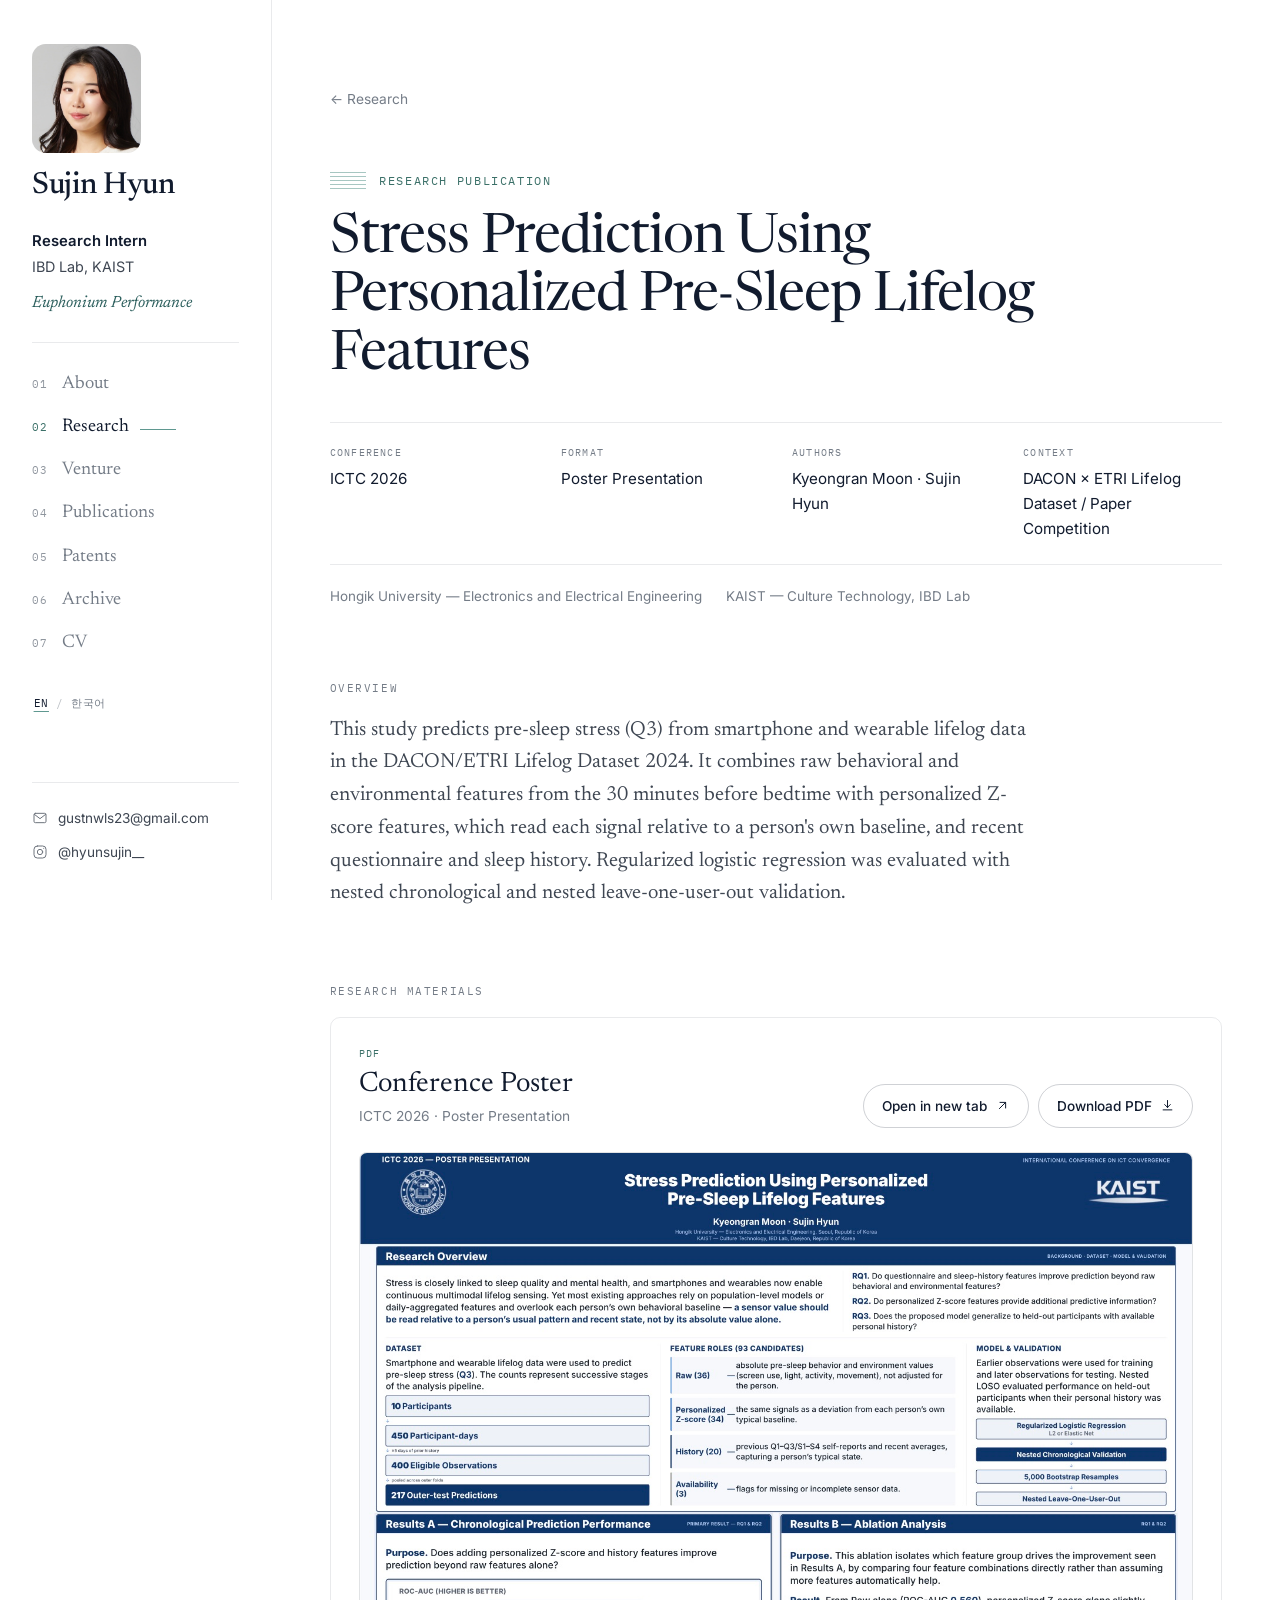
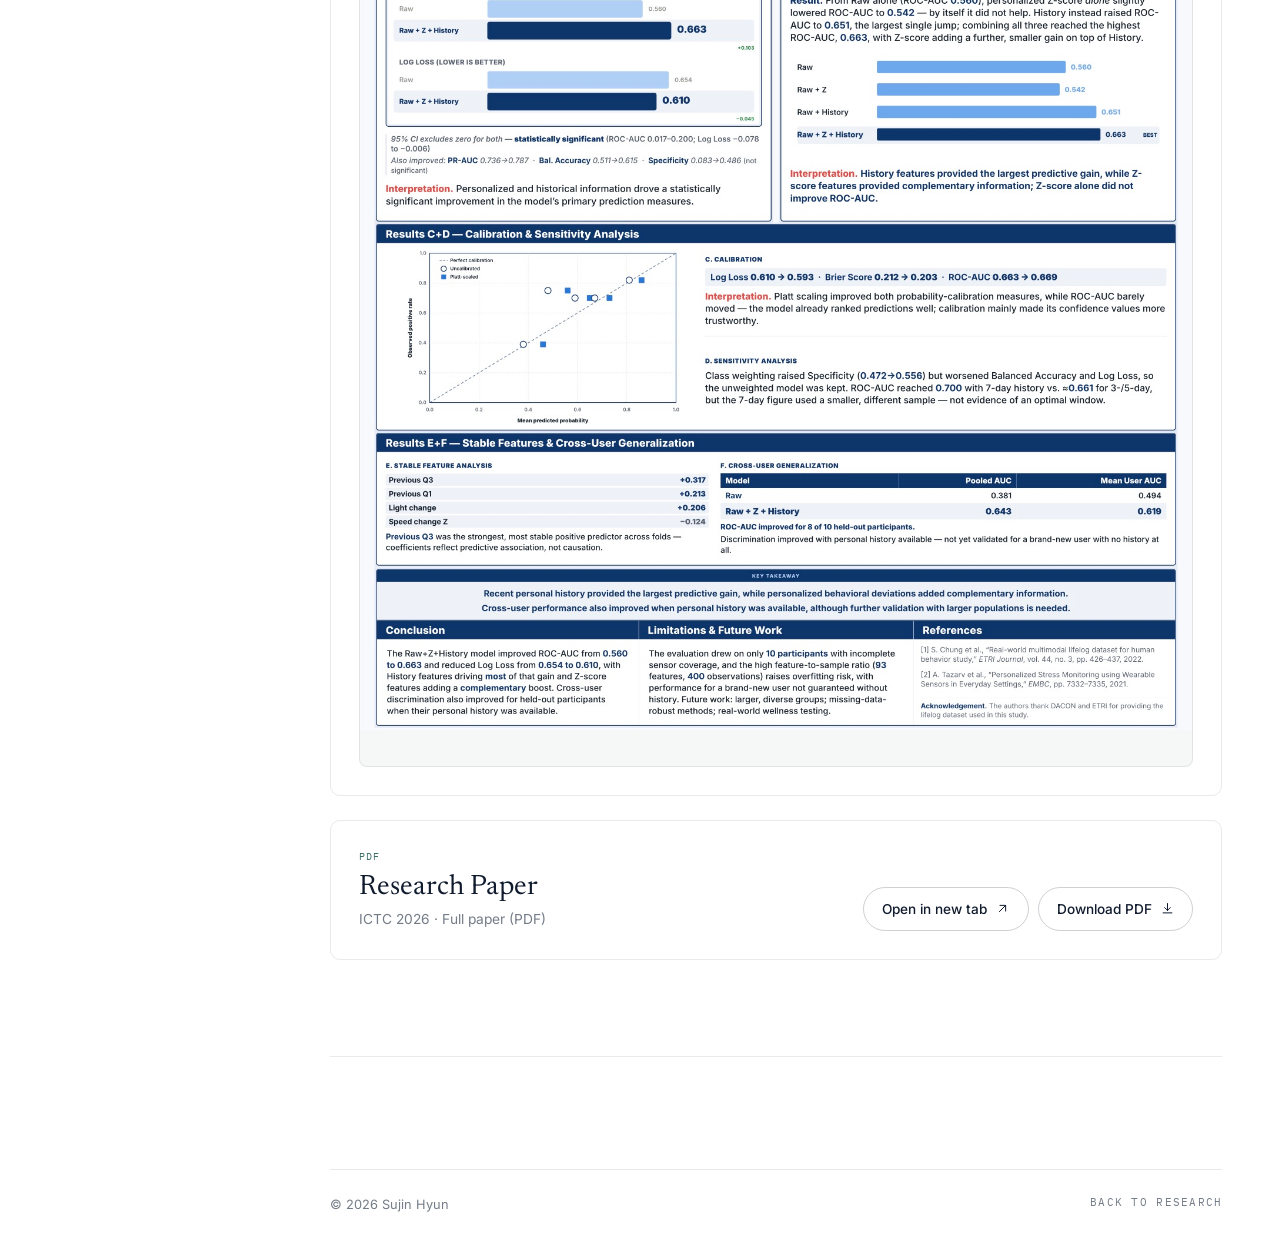
<file: stress-prediction.html>
<!doctype html>
<html lang="en">
<head>
  <meta charset="utf-8">
  <meta name="viewport" content="width=device-width, initial-scale=1, viewport-fit=cover">
  <title>Stress Prediction Using Personalized Pre-Sleep Lifelog Features — Sujin Hyun</title>
  <meta name="description" content="ICTC 2026 poster and paper — Stress Prediction Using Personalized Pre-Sleep Lifelog Features. Kyeongran Moon · Sujin Hyun.">
  <meta property="og:title" content="Stress Prediction Using Personalized Pre-Sleep Lifelog Features">
  <meta property="og:description" content="ICTC 2026 · Poster Presentation — Kyeongran Moon · Sujin Hyun">
  <meta property="og:type" content="article">
  <meta name="theme-color" content="#ffffff">
  <link rel="icon" href="data:image/svg+xml,%3Csvg xmlns='http://www.w3.org/2000/svg' viewBox='0 0 32 32'%3E%3Crect width='32' height='32' rx='7' fill='%2313213a'/%3E%3Cpath d='M5 16h5c2 0 2-7 4-7s2 14 4 14 2-7 4-7h5' fill='none' stroke='%23f5f1e8' stroke-width='2' stroke-linecap='round'/%3E%3C/svg%3E">

  <link rel="preconnect" href="https://fonts.googleapis.com">
  <link rel="preconnect" href="https://fonts.gstatic.com" crossorigin>
  <link rel="stylesheet" href="https://fonts.googleapis.com/css2?family=Newsreader:ital,opsz,wght@0,6..72,300..600;1,6..72,300..500&family=Inter:wght@400;500;600&family=IBM+Plex+Mono:wght@400;500&family=Noto+Serif+KR:wght@400;500&family=Noto+Sans+KR:wght@400;500&display=swap">
  <!-- Korean visitors: hide the saved (English) text until js/ redraws the page -->
  <script>try{var l=new URLSearchParams(location.search).get("lang")||localStorage.getItem("site-lang");if(l==="ko")document.documentElement.className+=" is-redrawing"}catch(e){}</script>
  <link rel="stylesheet" href="css/style.css">
</head>
<!-- `data-project` = the project's `id` in js/content.js -->
<body data-project="stress-prediction">
  <a class="skip" href="#main">Skip to content</a>

  <header class="topbar" id="topbar"><!--pre--><a class="topbar__name" href="index.html#top">Sujin Hyun</a>
    <div class="lang lang--compact" role="group" aria-label="Language">
      <button type="button" class="lang__opt" data-lang="en" lang="en" aria-pressed="true">EN</button><span class="lang__sep" aria-hidden="true">/</span><button type="button" class="lang__opt" data-lang="ko" lang="ko" aria-pressed="false">한국어</button>
    </div>
    <nav class="nav nav--compact" aria-label="Main">
      <ol class="nav__list">
        <li><a class="nav__link" href="index.html#top" data-nav="top">
              <span class="nav__num">01</span>
              <span class="nav__label">About</span>
            </a></li><li><a class="nav__link" href="index.html#research" data-nav="research">
              <span class="nav__num">02</span>
              <span class="nav__label">Research</span>
            </a></li><li><a class="nav__link" href="index.html#venture" data-nav="venture">
              <span class="nav__num">03</span>
              <span class="nav__label">Venture</span>
            </a></li><li><a class="nav__link" href="index.html#publications" data-nav="publications">
              <span class="nav__num">04</span>
              <span class="nav__label">Publications</span>
            </a></li><li><a class="nav__link" href="index.html#patents" data-nav="patents">
              <span class="nav__num">05</span>
              <span class="nav__label">Patents</span>
            </a></li><li><a class="nav__link" href="index.html#archive" data-nav="archive">
              <span class="nav__num">06</span>
              <span class="nav__label">Archive</span>
            </a></li><li><a class="nav__link" href="index.html#cv" data-nav="cv">
              <span class="nav__num">07</span>
              <span class="nav__label">CV</span>
            </a></li>
      </ol>
    </nav><!--/pre--></header>
  <aside class="sidebar" id="sidebar"><!--pre--><div class="sidebar__inner">
        <a class="sidebar__identity" href="index.html#top">
          <div class="avatar">
      <span class="avatar__initials" aria-hidden="true">SH</span>
      <img src="assets/images/portrait-main.jpg" alt="Sujin Hyun" onerror="this.remove()">
    </div>
          <span class="sidebar__name">Sujin Hyun</span>
        </a>
        <div class="sidebar__role">
          <p class="sidebar__title">Research Intern</p>
          <p class="sidebar__aff">IBD Lab, KAIST</p>
          <p class="sidebar__background">Euphonium Performance</p>
        </div>
        <nav class="nav " aria-label="Main">
      <ol class="nav__list">
        <li><a class="nav__link" href="index.html#top" data-nav="top">
              <span class="nav__num">01</span>
              <span class="nav__label">About</span>
            </a></li><li><a class="nav__link" href="index.html#research" data-nav="research">
              <span class="nav__num">02</span>
              <span class="nav__label">Research</span>
            </a></li><li><a class="nav__link" href="index.html#venture" data-nav="venture">
              <span class="nav__num">03</span>
              <span class="nav__label">Venture</span>
            </a></li><li><a class="nav__link" href="index.html#publications" data-nav="publications">
              <span class="nav__num">04</span>
              <span class="nav__label">Publications</span>
            </a></li><li><a class="nav__link" href="index.html#patents" data-nav="patents">
              <span class="nav__num">05</span>
              <span class="nav__label">Patents</span>
            </a></li><li><a class="nav__link" href="index.html#archive" data-nav="archive">
              <span class="nav__num">06</span>
              <span class="nav__label">Archive</span>
            </a></li><li><a class="nav__link" href="index.html#cv" data-nav="cv">
              <span class="nav__num">07</span>
              <span class="nav__label">CV</span>
            </a></li>
      </ol>
    </nav>
        <div class="lang " role="group" aria-label="Language">
      <button type="button" class="lang__opt" data-lang="en" lang="en" aria-pressed="true">EN</button><span class="lang__sep" aria-hidden="true">/</span><button type="button" class="lang__opt" data-lang="ko" lang="ko" aria-pressed="false">한국어</button>
    </div>
        <ul class="contact ">
      <li><a class="contact__item" href="mailto:gustnwls23@gmail.com"><svg viewBox="0 0 24 24" aria-hidden="true"><rect x="3" y="5" width="18" height="14" rx="2"></rect><path d="m3.5 6.5 8.5 6.5 8.5-6.5"></path></svg><span>gustnwls23@gmail.com</span></a></li><li><a class="contact__item" href="https://www.instagram.com/hyunsujin__/" target="_blank" rel="noopener"><svg viewBox="0 0 24 24" aria-hidden="true"><rect x="3" y="3" width="18" height="18" rx="5"></rect><circle cx="12" cy="12" r="4"></circle><path d="M17.5 6.5v.01"></path></svg><span>@hyunsujin__</span></a></li>
    </ul>
      </div><!--/pre--></aside>

  <main class="main" id="main">
    <article class="project" id="project"><!--pre--><header class="project__head">
      <a class="project__back" href="index.html#project-stress-prediction">← Research</a>
      <p class="kicker">Research Publication</p>
      <h1 class="project__title">Stress Prediction Using Personalized Pre-Sleep Lifelog Features</h1>
      <dl class="project__info">
        <div><dt>Conference</dt><dd>ICTC 2026</dd></div><div><dt>Format</dt><dd>Poster Presentation</dd></div><div><dt>Authors</dt><dd>Kyeongran Moon · Sujin Hyun</dd></div><div><dt>Context</dt><dd>DACON × ETRI Lifelog Dataset / Paper Competition</dd></div>
      </dl>
      <p class="project__affs"><span>Hongik University — Electronics and Electrical Engineering</span><span>KAIST — Culture Technology, IBD Lab</span></p>
    </header>

    <section class="project__overview">
      <h2 class="subhead">Overview</h2>
      <p>This study predicts pre-sleep stress (Q3) from smartphone and wearable lifelog data in the DACON/ETRI Lifelog Dataset 2024. It combines raw behavioral and environmental features from the 30 minutes before bedtime with personalized Z-score features, which read each signal relative to a person's own baseline, and recent questionnaire and sleep history. Regularized logistic regression was evaluated with nested chronological and nested leave-one-user-out validation.</p>
    </section>

    <section class="project__materials">
      <h2 class="subhead">Research Materials</h2>
      <div class="materials"><article class="material">
      <header class="material__head">
        <div>
          <p class="material__type">PDF</p>
          <h3 class="material__title">Conference Poster</h3>
          <p class="material__note">ICTC 2026 · Poster Presentation</p>
        </div>
        <div class="material__actions"><a class="btn" href="assets/papers/ictc2026-stress-prediction-poster.pdf" target="_blank" rel="noopener">Open in new tab<svg viewBox="0 0 24 24" aria-hidden="true"><path d="M7 17 17 7M8 7h9v9"></path></svg></a>
         <a class="btn" href="assets/papers/ictc2026-stress-prediction-poster.pdf" download="">Download PDF<svg viewBox="0 0 24 24" aria-hidden="true"><path d="M12 4v11m0 0-4.5-4.5M12 15l4.5-4.5M5 19h14"></path></svg></a></div>
      </header>
      
      <div class="material__viewer">
            <object class="material__pdf" data="assets/papers/ictc2026-stress-prediction-poster.pdf#navpanes=0&amp;view=FitH" type="application/pdf" aria-label="Conference Poster (PDF)"><a class="material__fallback" href="assets/papers/ictc2026-stress-prediction-poster.pdf" target="_blank" rel="noopener">
          <img src="assets/images/research/ictc2026-stress-prediction-poster.jpg" alt="Conference Poster" loading="lazy">
        </a></object>
            <div class="material__mobile"><a class="material__fallback" href="assets/papers/ictc2026-stress-prediction-poster.pdf" target="_blank" rel="noopener">
          <img src="assets/images/research/ictc2026-stress-prediction-poster.jpg" alt="Conference Poster" loading="lazy">
        </a></div>
          </div>
    </article><article class="material">
      <header class="material__head">
        <div>
          <p class="material__type">PDF</p>
          <h3 class="material__title">Research Paper</h3>
          <p class="material__note">ICTC 2026 · Full paper (PDF)</p>
        </div>
        <div class="material__actions"><a class="btn" href="assets/papers/ictc2026-stress-prediction-paper.pdf" target="_blank" rel="noopener">Open in new tab<svg viewBox="0 0 24 24" aria-hidden="true"><path d="M7 17 17 7M8 7h9v9"></path></svg></a>
         <a class="btn" href="assets/papers/ictc2026-stress-prediction-paper.pdf" download="">Download PDF<svg viewBox="0 0 24 24" aria-hidden="true"><path d="M12 4v11m0 0-4.5-4.5M12 15l4.5-4.5M5 19h14"></path></svg></a></div>
      </header>
      
      
    </article></div>
    </section><!--/pre--></article>
    <footer class="footer footer--slim" id="footer"><!--pre--><div class="footer__base">
      <p>© 2026 Sujin Hyun</p>
      <a class="footer__tag" href="index.html#research">Back to Research</a>
    </div><!--/pre--></footer>
  </main>

  <script src="js/content.js"></script>
  <script src="js/content.ko.js"></script>
  <script src="js/i18n.js"></script>
  <script src="js/components.js"></script>
  <script src="js/project.js"></script>
</body>
</html>
</file>
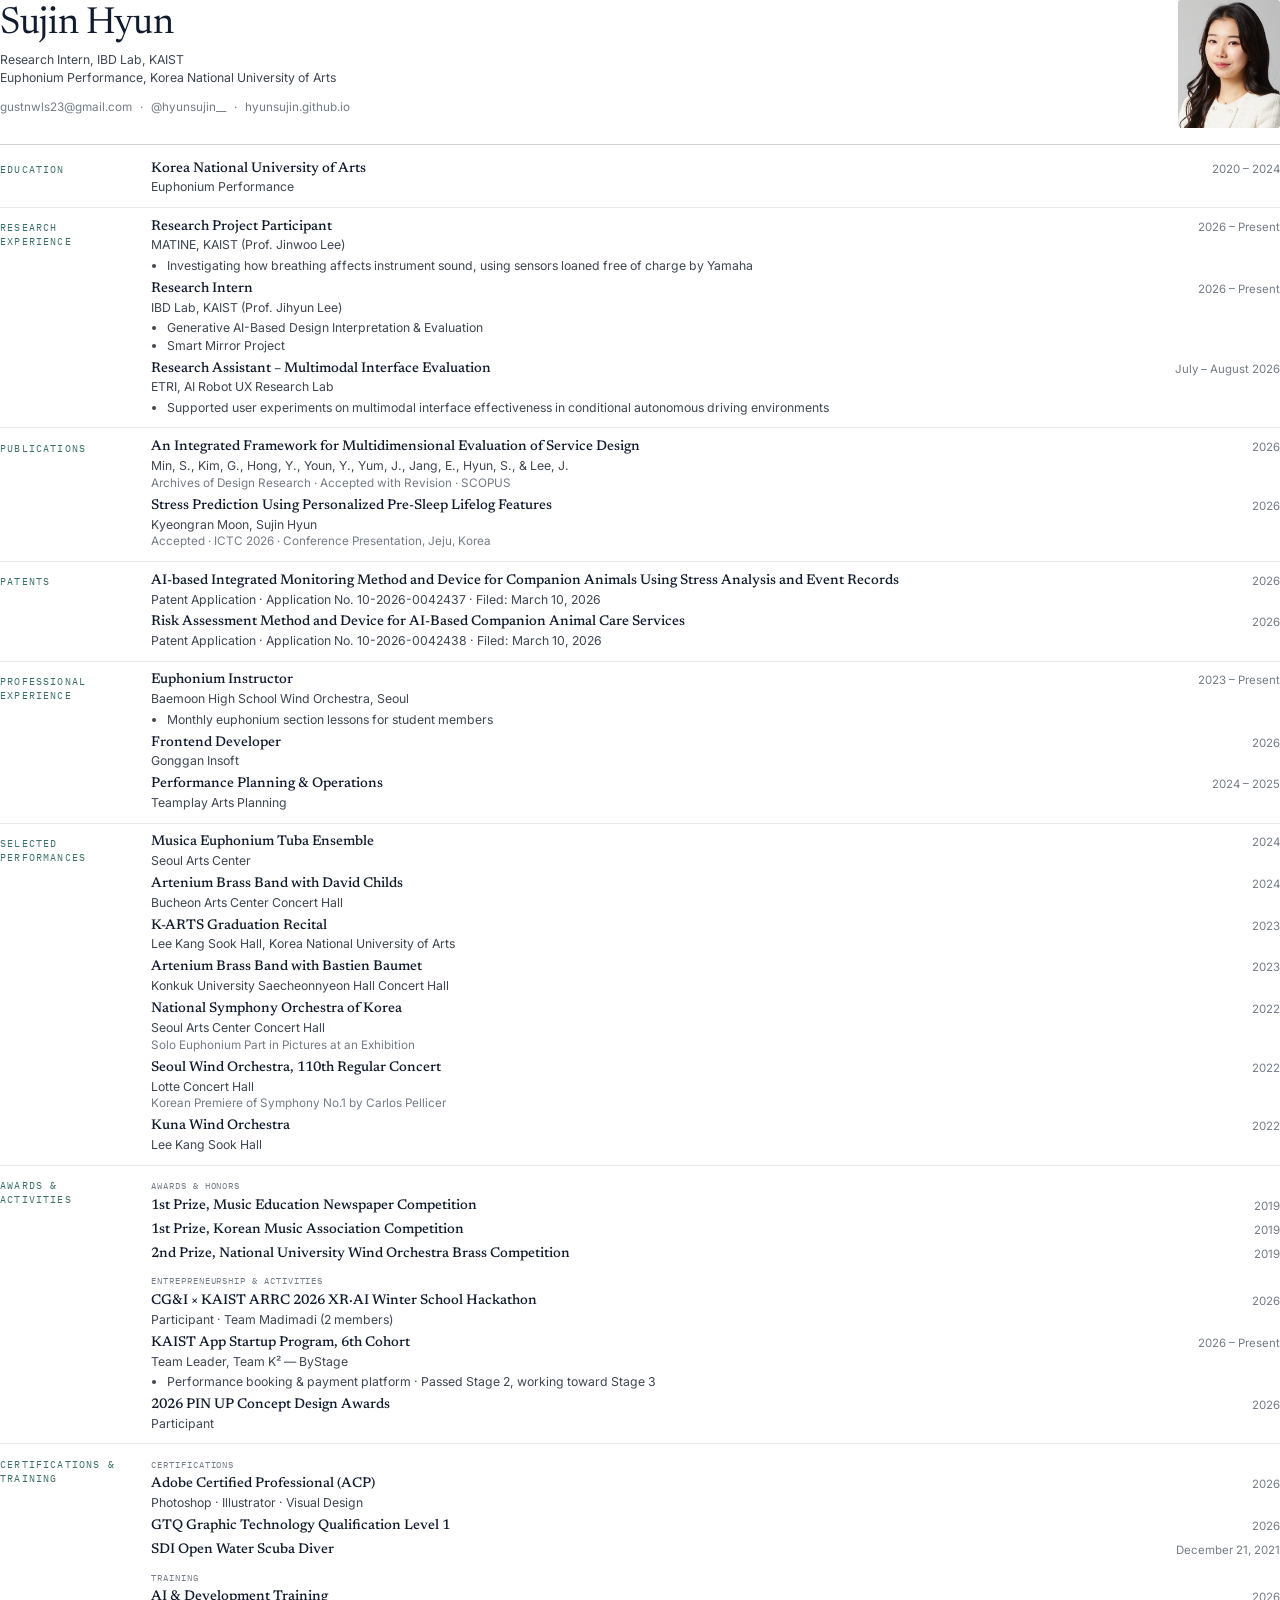
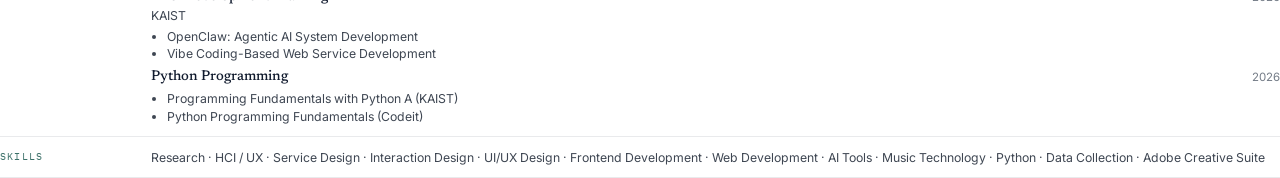
<file: tools/cv-print.html>
<!doctype html>
<!-- Print source for assets/cv/cv.pdf — built from the `cv` data in js/content.js. See README ("CV PDF"). --><html lang="en"><head><meta charset="utf-8"><title>Sujin Hyun — CV</title>
<link rel="stylesheet" href="https://fonts.googleapis.com/css2?family=Newsreader:opsz,wght@6..72,400;6..72,500&family=Inter:wght@400;500&family=IBM+Plex+Mono:wght@400&display=swap">
<style>
@page { size: A4; margin: 14mm 16mm 14mm; }
* { box-sizing: border-box; }
body { margin: 0; font-family: Inter, sans-serif; font-size: 9.2pt; line-height: 1.45; color: #141b26; -webkit-print-color-adjust: exact; }
h1 { font-family: Newsreader, serif; font-weight: 400; font-size: 28pt; line-height: 1; margin: 0; color: #111b2e; letter-spacing: -0.01em; }
.role { margin-top: 6pt; color: #3e4652; }
.contact { margin-top: 4pt; color: #747c87; font-size: 8.8pt; }
.contact span + span::before { content: "·"; margin: 0 6pt; }
.head { display: flex; justify-content: space-between; align-items: flex-end; gap: 12mm; padding-bottom: 12pt; border-bottom: 1px solid rgba(17,27,46,.2); margin-bottom: 4pt; }
section { display: grid; grid-template-columns: 34mm 1fr; gap: 0 6mm; padding: 8pt 0; border-bottom: 1px solid rgba(17,27,46,.09); break-inside: avoid; }
h2 { font-family: "IBM Plex Mono", monospace; font-weight: 400; font-size: 7.4pt; letter-spacing: .12em; text-transform: uppercase; color: #3b7068; margin: 2pt 0 0; }
.label { font-family: "IBM Plex Mono", monospace; font-size: 7pt; letter-spacing: .1em; text-transform: uppercase; color: #747c87; margin: 2pt 0 4pt; }
.group + .group { margin-top: 8pt; }
.e { display: grid; grid-template-columns: 1fr auto; gap: 0 10pt; break-inside: avoid; }
.e + .e { margin-top: 4.5pt; }
.e h3 { font-family: Newsreader, serif; font-weight: 500; font-size: 10.5pt; line-height: 1.28; margin: 0; color: #111b2e; }
.e .p { color: #747c87; font-size: 8.6pt; white-space: nowrap; text-align: right; }
.e .s, .e .m { grid-column: 1; color: #3e4652; }
.e .m { color: #747c87; font-size: 8.8pt; }
.e ul { grid-column: 1; margin: 2pt 0 0; padding-left: 12pt; color: #3e4652; }
.tags { color: #3e4652; margin: 1pt 0 0; }
.photo { width: 27mm; aspect-ratio: 4 / 5; object-fit: cover; object-position: 50% 15%; border-radius: 2pt; flex: none; }
.foot { margin-top: 10pt; font-size: 8pt; color: #747c87; }
</style></head><body><div id="cv"></div>
<script src="../js/content.js"></script>
<script>
const S = window.SITE, p = S.profile;
const esc = (v) => String(v ?? "").replace(/[&<>"']/g, (c) => ({ "&": "&amp;", "<": "&lt;", ">": "&gt;", '"': "&quot;", "'": "&#39;" }[c]));
const entry = (e) => `<div class="e"><h3>${esc(e.heading)}</h3><div class="p">${esc(e.period || "")}</div>
  ${e.sub ? `<div class="s">${esc(e.sub)}</div>` : ""}${e.meta ? `<div class="m">${esc(e.meta)}</div>` : ""}
  ${e.items ? `<ul>${e.items.map((i) => `<li>${esc(i)}</li>`).join("")}</ul>` : ""}</div>`;
const sections = S.cv.map((sec) => {
  let body;
  if (sec.source === "performances") {
    body = S.performances.flatMap((y) => y.items.filter((it) => it.selected)
      .map((it) => entry({ period: y.year, heading: it.title, sub: it.venue, meta: it.detail }))).join("");
  } else if (sec.tags) body = `<p class="tags">${sec.tags.map(esc).join(" · ")}</p>`;
  else if (sec.groups) body = sec.groups.map((g) => `<div class="group"><p class="label">${esc(g.label)}</p>${g.entries.map(entry).join("")}</div>`).join("");
  else body = sec.entries.map(entry).join("");
  return `<section><h2>${esc(sec.title)}</h2><div>${body}</div></section>`;
}).join("");
const contact = p.contact.map((c) => `<span>${esc(c.label)}</span>`).join("");
document.getElementById("cv").innerHTML = `<div class="head"><div><h1>${esc(p.name)}</h1>
  <p class="role">${esc(p.title)}, ${esc(p.affiliation)}<br>${esc(p.background)}, ${esc(p.school)}</p>
  <p class="contact">${contact}<span>hyunsujin.github.io</span></p></div><img class="photo" src="../${esc(S.hero.image)}" alt=""></div>${sections}`;
</script></body></html>
</file>
<file: css/style.css>
/* =====================================================================
   SUJIN HYUN — Creative Research Portfolio
   Palette: white · near-black navy · a little muted teal
   Type: Newsreader (serif, headings) · Inter (sans, body) · IBM Plex Mono (labels)
   Rhythm: large image → short text → research → image → project info
   ===================================================================== */

:root {
  /* palette */
  --navy: #111b2e;
  --teal: #2c5f5d;
  --teal-2: #3d6f6b;
  --accent: #5f9890;
  --accent-ink: #3b7068;
  --accent-soft: #edf3f1;
  --bg: #ffffff;
  --bg-2: #f6f7f7;
  --ink: #141b26;
  --ink-2: #3e4652;
  --muted: #747c87;
  --line: rgba(17, 27, 46, 0.09);
  --line-strong: rgba(17, 27, 46, 0.2);

  /* type */
  --serif: "Newsreader", "Iowan Old Style", "Palatino Linotype", Georgia, "Noto Serif KR", serif;
  --sans: "Inter", -apple-system, BlinkMacSystemFont, "Segoe UI", "Apple SD Gothic Neo", "Noto Sans KR", sans-serif;
  --mono: "IBM Plex Mono", ui-monospace, "SF Mono", Menlo, monospace;

  /* layout */
  --sidebar-w: 272px;
  --content-w: 56rem;
  --wide-w: 76rem;
  --gutter: clamp(1.25rem, 4.5vw, 5rem);
  --radius: 10px;
  --ease: cubic-bezier(0.22, 0.61, 0.36, 1);

  /* staff-line ornament (five hairlines) */
  --staff: repeating-linear-gradient(to bottom, currentColor 0 1px, transparent 1px 4px);
}

*,
*::before,
*::after { box-sizing: border-box; }

html {
  scroll-behavior: smooth;
  scroll-padding-top: 2rem;
  -webkit-text-size-adjust: 100%;
}
@media (prefers-reduced-motion: reduce) {
  html { scroll-behavior: auto; }
  *, *::before, *::after { transition: none !important; animation: none !important; }
}

body {
  margin: 0;
  background: var(--bg);
  color: var(--ink);
  font-family: var(--sans);
  font-size: 16px;
  line-height: 1.65;
  -webkit-font-smoothing: antialiased;
  text-rendering: optimizeLegibility;
}

img { max-width: 100%; display: block; }
a { color: inherit; }
h1, h2, h3, h4 { margin: 0; font-weight: 400; }
p, figure { margin: 0; }
ul, ol { margin: 0; padding: 0; list-style: none; }
dl, dd { margin: 0; }

::selection { background: var(--accent-soft); color: var(--navy); }

:focus-visible {
  outline: 2px solid var(--accent);
  outline-offset: 3px;
  border-radius: 4px;
}

.skip {
  position: absolute;
  left: -999px;
  top: 0.5rem;
  z-index: 100;
  background: var(--navy);
  color: var(--bg);
  padding: 0.5rem 1rem;
  border-radius: 6px;
}
.skip:focus { left: 0.5rem; }

/* placeholder text, e.g. [YEAR] */
.ph {
  font-family: var(--mono);
  font-size: 0.86em;
  letter-spacing: 0.02em;
  opacity: 0.6;
  border-bottom: 1px dashed currentColor;
}

/* =====================================================================
   MEDIA — image slot with a quiet placeholder underneath
   ===================================================================== */

.media {
  position: relative;
  overflow: hidden;
  background: var(--bg-2);
}
.media img {
  position: absolute;
  inset: 0;
  width: 100%;
  height: 100%;
  object-fit: cover;
}
.media__ph {
  position: absolute;
  inset: 0;
}
/* concentric rings — a brass bell, resonating */
.media__ph svg {
  position: absolute;
  inset: 0;
  width: 100%;
  height: 100%;
  fill: none;
  stroke: var(--accent);
  stroke-opacity: 0.22;
  stroke-width: 1;
  vector-effect: non-scaling-stroke;
}
.media__ph svg circle { vector-effect: non-scaling-stroke; }
.media__label {
  position: absolute;
  left: 1.25rem;
  bottom: 1.1rem;
  font-family: var(--serif);
  font-style: italic;
  font-size: 1.05rem;
  color: var(--teal-2);
}

/* =====================================================================
   SIDEBAR
   ===================================================================== */

.sidebar {
  position: fixed;
  inset: 0 auto 0 0;
  width: var(--sidebar-w);
  background: var(--bg);
  color: var(--ink);
  border-right: 1px solid var(--line);
  overflow-y: auto;
  z-index: 40;
  scrollbar-width: thin;
  scrollbar-color: var(--line-strong) transparent;
}

.sidebar__inner {
  min-height: 100%;
  display: flex;
  flex-direction: column;
  gap: 1.6rem;
  padding: 2.75rem 2rem 2rem;
}

.sidebar__identity {
  display: flex;
  flex-direction: column;
  gap: 1.15rem;
  text-decoration: none;
}

.avatar {
  position: relative;
  width: clamp(104px, 8.5vw, 124px);
  aspect-ratio: 1;
  border-radius: 14px;
  overflow: hidden;
  background: var(--bg-2);
  display: grid;
  place-items: center;
}
.avatar img {
  position: absolute;
  inset: 0;
  width: 100%;
  height: 100%;
  object-fit: cover;
  object-position: 50% 8%;
  /* crop toward the face — adjust zoom / origin if you change the photo */
  transform: scale(1.05);
  transform-origin: 50% 20%;
}
.avatar__initials {
  font-family: var(--serif);
  font-size: 2rem;
  color: var(--muted);
}

.sidebar__name {
  font-family: var(--serif);
  font-size: 1.9rem;
  line-height: 1.05;
  font-weight: 500;
  letter-spacing: -0.015em;
  color: var(--navy);
}

.sidebar__role { display: grid; gap: 0.1rem; }
.sidebar__title { font-size: 0.93rem; font-weight: 600; color: var(--navy); }
.sidebar__aff { font-size: 0.9rem; color: var(--ink-2); }
.sidebar__background {
  margin-top: 0.6rem;
  font-family: var(--serif);
  font-style: italic;
  font-size: 1.02rem;
  color: var(--teal);
}

/* ---------- Navigation ---------- */
.nav__list {
  display: grid;
  gap: 0.05rem;
  padding-top: 1.2rem;
  border-top: 1px solid var(--line);
}
.nav__link {
  position: relative;
  display: flex;
  align-items: baseline;
  gap: 0.9rem;
  padding: 0.38rem 0;
  text-decoration: none;
  color: var(--muted);
  transition: color 0.25s var(--ease);
}
.nav__num {
  font-family: var(--mono);
  font-size: 0.68rem;
  letter-spacing: 0.06em;
  opacity: 0.8;
}
.nav__label {
  font-family: var(--serif);
  font-size: 1.15rem;
  position: relative;
}
.nav__label::after {
  content: "";
  position: absolute;
  left: calc(100% + 0.7rem);
  top: 55%;
  width: 0;
  height: 1px;
  background: var(--accent);
  transition: width 0.35s var(--ease);
}
.nav__link:hover { color: var(--navy); }
.nav__link:hover .nav__label::after { width: 1.25rem; }
.nav__link.is-active { color: var(--navy); }
.nav__link.is-active .nav__num { color: var(--accent-ink); opacity: 1; }
.nav__link.is-active .nav__label::after { width: 2.25rem; }

/* ---------- Contact ---------- */
.contact {
  display: grid;
  gap: 0.2rem;
  margin-top: auto;
  padding-top: 1.2rem;
  border-top: 1px solid var(--line);
}
.contact__item {
  display: flex;
  align-items: center;
  gap: 0.65rem;
  padding: 0.28rem 0;
  font-size: 0.85rem;
  color: var(--ink-2);
  text-decoration: none;
  transition: color 0.2s var(--ease);
  overflow-wrap: anywhere;
}
.contact__item svg {
  width: 16px;
  height: 16px;
  flex: none;
  fill: none;
  stroke: currentColor;
  stroke-width: 1.5;
  stroke-linecap: round;
  stroke-linejoin: round;
  opacity: 0.75;
}
a.contact__item:hover { color: var(--navy); }
a.contact__item:hover span { text-decoration: underline; text-underline-offset: 3px; text-decoration-color: var(--accent); }
a.contact__item:hover svg { color: var(--accent-ink); opacity: 1; }

/* =====================================================================
   MAIN
   ===================================================================== */

.main {
  margin-left: var(--sidebar-w);
  padding: 0 var(--gutter);
}
.main > * {
  max-width: var(--content-w);
  margin-inline: auto;
}

.section {
  padding-block: clamp(5rem, 11vw, 9rem);
  border-top: 1px solid var(--line);
}

/* ---------- shared: kicker + section head ---------- */
.kicker {
  display: flex;
  align-items: center;
  gap: 0.85rem;
  font-family: var(--mono);
  font-size: 0.72rem;
  letter-spacing: 0.14em;
  text-transform: uppercase;
  color: var(--accent-ink);
}
.kicker::before {
  content: "";
  width: 2.25rem;
  height: 17px;
  background: var(--staff);
  color: var(--accent);
  opacity: 0.55;
  flex: none;
}
.kicker__num { color: var(--muted); }

.section-head { margin-bottom: clamp(2.75rem, 5vw, 4rem); }
.section-title {
  margin-top: 1rem;
  font-family: var(--serif);
  font-size: clamp(2rem, 4vw, 2.9rem);
  line-height: 1.08;
  letter-spacing: -0.015em;
  color: var(--navy);
  font-variation-settings: "opsz" 60;
}
.section-intro {
  margin-top: 1rem;
  max-width: 36rem;
  color: var(--muted);
}

.subhead {
  font-family: var(--mono);
  font-size: 0.7rem;
  letter-spacing: 0.14em;
  text-transform: uppercase;
  color: var(--muted);
  margin-bottom: 1rem;
}

/* ---------- buttons ---------- */
.btn {
  display: inline-flex;
  align-items: center;
  gap: 0.5rem;
  padding: 0.6rem 1.1rem;
  font-family: var(--sans);
  font-size: 0.85rem;
  font-weight: 500;
  color: var(--navy);
  text-decoration: none;
  border: 1px solid var(--line-strong);
  border-radius: 999px;
  background: transparent;
  transition: background 0.25s var(--ease), color 0.25s var(--ease), border-color 0.25s var(--ease);
}
.btn svg {
  width: 15px;
  height: 15px;
  fill: none;
  stroke: currentColor;
  stroke-width: 1.6;
  stroke-linecap: round;
  stroke-linejoin: round;
  transition: transform 0.3s var(--ease);
}
a.btn:hover { border-color: var(--navy); background: var(--navy); color: var(--bg); }
a.btn:hover svg { transform: translate(2px, -2px); }
.btn.is-pending {
  color: var(--muted);
  border-style: dashed;
  cursor: not-allowed;
}
.btn__soon {
  font-family: var(--mono);
  font-size: 0.6rem;
  letter-spacing: 0.08em;
  text-transform: uppercase;
  padding: 0.1rem 0.4rem;
  border-radius: 999px;
  background: var(--bg-2);
}

/* ---------- tags ---------- */
.tags { display: flex; flex-wrap: wrap; gap: 0.5rem; }
.tag {
  display: inline-flex;
  align-items: center;
  padding: 0.38rem 0.9rem;
  border-radius: 999px;
  font-size: 0.86rem;
  line-height: 1.3;
  transition: background 0.25s var(--ease), color 0.25s var(--ease), border-color 0.25s var(--ease);
}
.tag--default {
  border: 1px solid var(--line-strong);
  color: var(--navy);
}
.tag--default:hover { background: var(--navy); border-color: var(--navy); color: var(--bg); }
.tag--quiet {
  padding: 0.24rem 0.7rem;
  font-size: 0.76rem;
  background: var(--accent-soft);
  color: var(--teal);
}
.tag--outline {
  border: 1px solid var(--line-strong);
  color: var(--ink-2);
}

/* =====================================================================
   INTRO (hero + About) — photo right, name and short bio left
   ===================================================================== */

.main > .hero { max-width: var(--wide-w); }

.hero {
  min-height: 100vh;
  min-height: 100svh;
  display: flex;
  flex-direction: column;
  justify-content: center;
  padding-block: clamp(2.5rem, 7vh, 4.5rem) clamp(2rem, 5vh, 3rem);
}

.hero__grid {
  display: grid;
  grid-template-columns: minmax(0, 1.15fr) minmax(0, 0.85fr);
  gap: clamp(2rem, 5vw, 5rem);
  align-items: center;
}

/* the full portrait (2:3, uncropped), kept modest so the face isn't oversized */
.hero__figure { grid-column: 2; grid-row: 1; justify-self: end; width: min(100%, 19rem); }
.hero__media {
  aspect-ratio: 2 / 3;
  max-height: 70vh;
  border-radius: 4px;
}
.hero__media img { object-position: 50% 0%; }

/* the editorial statement — small, set as a caption */
.hero__statement {
  display: flex;
  align-items: center;
  justify-content: flex-end;
  gap: 0.8rem;
  margin-top: 0.9rem;
  font-family: var(--serif);
  font-style: italic;
  font-size: 1.12rem;
  color: var(--teal);
}
.hero__statement::before {
  content: "";
  width: 2.5rem;
  height: 1px;
  background: var(--accent);
}

.hero__text {
  grid-column: 1;
  grid-row: 1;
  display: grid;
  gap: 1.5rem;
}

.hero__name {
  font-family: var(--serif);
  font-weight: 400;
  font-size: clamp(2.6rem, 4.6vw, 4.3rem);
  line-height: 0.98;
  letter-spacing: -0.025em;
  color: var(--navy);
  font-variation-settings: "opsz" 72;
}

.hero__lead {
  font-family: var(--serif);
  font-size: clamp(1.2rem, 1.9vw, 1.45rem);
  line-height: 1.35;
  color: var(--navy);
  max-width: 34rem;
}
.hero__facts {
  display: grid;
  grid-template-columns: repeat(2, minmax(0, 1fr));
  gap: 1.5rem;
}
.hero__block {
  display: grid;
  gap: 0.15rem;
  padding-top: 1.1rem;
  border-top: 1px solid var(--line);
}
.hero__strong {
  font-size: 1.02rem;
  font-weight: 500;
  color: var(--navy);
}
.hero__soft { font-size: 0.93rem; color: var(--muted); }
.hero__bio { color: var(--ink-2); max-width: 34rem; }
.interests .subhead { margin-bottom: 0.75rem; }

.hero__tagline {
  font-family: var(--mono);
  font-size: 0.7rem;
  letter-spacing: 0.16em;
  text-transform: uppercase;
  color: var(--ink-2);
  line-height: 1.8;
}
.hero__tagline .x { color: var(--accent); margin: 0 0.25em; }

/* thin waveform strip, purely decorative */
.hero__wave { margin-top: clamp(2rem, 5vh, 3rem); }
.staff {
  display: block;
  width: 100%;
  height: 72px;
  overflow: visible;
}
.staff__line {
  fill: none;
  stroke: var(--navy);
  stroke-width: 0.75;
  opacity: 0.3;
}
.staff__line--2 { stroke: var(--teal-2); opacity: 0.4; }
.staff__line--3 { stroke: var(--accent); opacity: 0.55; }
.staff__line--4 { stroke: var(--accent); opacity: 0.7; }
.staff__bar { stroke: var(--navy); stroke-width: 1; opacity: 0.35; }
.staff__label {
  font-family: var(--mono);
  font-size: 10px;
  letter-spacing: 0.04em;
  fill: var(--muted);
  white-space: pre;
}
.staff__num { fill: var(--accent-ink); }

/* =====================================================================
   RESEARCH TIMELINE — compact text cards
   ===================================================================== */

.timeline {
  position: relative;
  display: grid;
  gap: clamp(1.25rem, 2.5vw, 1.75rem);
  --rail-w: 2.75rem;
}
/* the rail: a slow vertical sine — sound, data, a research pipeline */
.timeline::before {
  content: "";
  position: absolute;
  top: 0.5rem;
  bottom: 0;
  left: calc(var(--rail-w) / 2 - 6px);
  width: 12px;
  background: url("data:image/svg+xml,%3Csvg xmlns='http://www.w3.org/2000/svg' width='12' height='48' viewBox='0 0 12 48'%3E%3Cpath d='M6 0 C 10.5 12, 10.5 12, 6 24 S 1.5 36, 6 48' fill='none' stroke='%235f9890' stroke-width='1' stroke-opacity='0.5'/%3E%3C/svg%3E")
    repeat-y center top / 12px 48px;
  -webkit-mask-image: linear-gradient(to bottom, transparent, #000 3%, #000 92%, transparent);
  mask-image: linear-gradient(to bottom, transparent, #000 3%, #000 92%, transparent);
}

/* ---------- Group header (e.g. one lab) ---------- */
.timeline__group {
  display: grid;
  grid-template-columns: var(--rail-w) minmax(0, 1fr);
  align-items: center;
  margin-bottom: -1rem;
}
.timeline__group:not(:first-child) { margin-top: clamp(1.5rem, 3vw, 2.5rem); }
.timeline__group-node {
  justify-self: center;
  width: 9px;
  height: 9px;
  background: var(--navy);
  transform: rotate(45deg);
}
.timeline__group-head {
  display: flex;
  flex-wrap: wrap;
  align-items: baseline;
  gap: 0.25rem 1rem;
}
.timeline__group-title {
  font-family: var(--serif);
  font-size: 1.4rem;
  color: var(--navy);
}
.timeline__group-meta {
  font-family: var(--mono);
  font-size: 0.7rem;
  letter-spacing: 0.1em;
  text-transform: uppercase;
  color: var(--muted);
}

.timeline__item {
  display: grid;
  grid-template-columns: var(--rail-w) minmax(0, 1fr);
  align-items: start;
}
.timeline__node {
  display: grid;
  place-items: center;
  height: 1.5rem;
  margin-top: 1.25rem;
}
.timeline__node span {
  position: relative;
  width: 11px;
  height: 11px;
  border-radius: 50%;
  background: var(--bg);
  border: 1.5px solid var(--teal);
}
/* resonance rings on hover */
.timeline__node span::before,
.timeline__node span::after {
  content: "";
  position: absolute;
  inset: -1.5px;
  border-radius: 50%;
  border: 1px solid var(--accent);
  opacity: 0;
  transition: transform 0.7s var(--ease), opacity 0.7s var(--ease);
}
.timeline__item:hover .timeline__node span { background: var(--teal); }
.timeline__item:hover .timeline__node span::before { transform: scale(2.2); opacity: 0.45; }
.timeline__item:hover .timeline__node span::after { transform: scale(3.4); opacity: 0.2; transition-delay: 0.08s; }

/* ---------- Research card ---------- */
.rcard {
  overflow: hidden;
  background: var(--bg);
  border: 1px solid var(--line);
  border-radius: var(--radius);
  transition: border-color 0.35s var(--ease), box-shadow 0.35s var(--ease), transform 0.35s var(--ease);
}
.timeline__item:hover .rcard {
  border-color: var(--line-strong);
  box-shadow: 0 18px 40px -26px rgba(17, 27, 46, 0.3);
  transform: translateY(-2px);
}
.rcard__body {
  display: grid;
  gap: 0.9rem;
  padding: clamp(1.25rem, 2.5vw, 1.6rem) clamp(1.25rem, 3vw, 1.9rem);
}
.rcard__head { display: grid; gap: 0.5rem; }
.rcard__eyebrow {
  display: flex;
  align-items: center;
  gap: 0.75rem;
  font-family: var(--mono);
  font-size: 0.68rem;
  letter-spacing: 0.12em;
  text-transform: uppercase;
}
.rcard__index { color: var(--muted); }
.rcard__title {
  font-family: var(--serif);
  font-size: clamp(1.4rem, 2.6vw, 1.75rem);
  line-height: 1.18;
  letter-spacing: -0.01em;
  color: var(--navy);
}
.rcard__context { font-size: 0.86rem; color: var(--muted); }

.rcard__summary { color: var(--ink-2); max-width: 40rem; }

.rcard__label {
  margin-right: 0.75rem;
  font-family: var(--mono);
  font-size: 0.66rem;
  letter-spacing: 0.12em;
  text-transform: uppercase;
  color: var(--accent-ink);
}
.rcard__role { font-size: 0.9rem; color: var(--ink-2); }
.cv-entry__items li {
  position: relative;
  padding-left: 1.1rem;
  font-size: 0.9rem;
  color: var(--ink-2);
}
.cv-entry__items li::before {
  content: "";
  position: absolute;
  left: 0;
  top: 0.75em;
  width: 0.55rem;
  height: 1px;
  background: var(--accent);
}

/* expandable details */
.rcard__details {
  border-top: 1px solid var(--line);
  padding-top: 0.9rem;
}
.rcard__details summary {
  display: inline-flex;
  align-items: center;
  gap: 0.6rem;
  cursor: pointer;
  list-style: none;
  font-size: 0.86rem;
  font-weight: 500;
  color: var(--teal);
}
.rcard__details summary::-webkit-details-marker { display: none; }
.rcard__details summary::before {
  content: "";
  width: 1.1rem;
  height: 1.1rem;
  border-radius: 50%;
  border: 1px solid currentColor;
  background:
    linear-gradient(currentColor, currentColor) center / 7px 1px no-repeat,
    linear-gradient(currentColor, currentColor) center / 1px 7px no-repeat;
  transition: transform 0.3s var(--ease);
}
.rcard__details[open] summary::before {
  background: linear-gradient(currentColor, currentColor) center / 7px 1px no-repeat;
  transform: rotate(180deg);
}
.rcard__details summary:hover span { text-decoration: underline; text-underline-offset: 3px; }
.rcard__details-body {
  display: grid;
  gap: 1rem;
  padding-top: 1rem;
  font-size: 0.92rem;
  color: var(--ink-2);
  animation: unfold 0.4s var(--ease);
}
@keyframes unfold {
  from { opacity: 0; transform: translateY(-4px); }
  to { opacity: 1; transform: none; }
}

.facts {
  display: grid;
  grid-template-columns: repeat(2, minmax(0, 1fr));
  gap: 1px;
  background: var(--line);
  border: 1px solid var(--line);
  border-radius: 8px;
  overflow: hidden;
}
.facts > div { background: var(--bg-2); padding: 0.75rem 0.9rem; }
.facts dt {
  font-family: var(--mono);
  font-size: 0.62rem;
  letter-spacing: 0.12em;
  text-transform: uppercase;
  color: var(--muted);
}
.facts dd {
  font-family: var(--mono);
  font-size: 0.9rem;
  color: var(--navy);
  margin-top: 0.15rem;
}
.facts dd small {
  display: block;
  font-family: var(--sans);
  font-size: 0.74rem;
  color: var(--muted);
  margin-top: 0.15rem;
}

.rcard__links, .pub__links { display: flex; flex-wrap: wrap; gap: 0.6rem; }

/* =====================================================================
   PUBLICATIONS
   ===================================================================== */

.pubs { border-top: 1px solid var(--line-strong); }
.pub {
  display: grid;
  grid-template-columns: 6.5rem minmax(0, 1fr);
  gap: 1rem;
  padding-block: 2rem;
  border-bottom: 1px solid var(--line);
}
.pub__year {
  font-family: var(--serif);
  font-size: 1.5rem;
  line-height: 1.2;
  color: var(--navy);
  font-variant-numeric: oldstyle-nums;
}
.pub__body { display: grid; gap: 0.5rem; }
.pub__title {
  font-family: var(--serif);
  font-size: clamp(1.35rem, 2.4vw, 1.6rem);
  line-height: 1.22;
  color: var(--navy);
}
.pub__authors { color: var(--ink-2); }
.pub__authors sup, .pub__affs sup {
  font-size: 0.66em;
  margin-left: 0.1em;
  color: var(--accent-ink);
}
.pub__affs {
  display: flex;
  flex-wrap: wrap;
  gap: 0.2rem 1.25rem;
  font-size: 0.84rem;
  color: var(--muted);
}
.pub__affs sup { margin: 0 0.2em 0 0; }
.pub__status {
  display: grid;
  gap: 0.1rem;
  margin-top: 0.2rem;
  font-family: var(--mono);
  font-size: 0.76rem;
  letter-spacing: 0.03em;
  color: var(--accent-ink);
}
.pub__venue { font-style: italic; font-family: var(--serif); color: var(--ink-2); }
.pub__context {
  font-family: var(--mono);
  font-size: 0.7rem;
  letter-spacing: 0.04em;
  color: var(--muted);
}
.pub__desc { color: var(--ink-2); font-size: 0.94rem; max-width: 40rem; margin-top: 0.3rem; }
.pub__links { margin-top: 0.6rem; }
.pub__badge {
  justify-self: start;
  padding: 0.2rem 0.6rem;
  border: 1px solid var(--line-strong);
  border-radius: 999px;
  font-family: var(--mono);
  font-size: 0.68rem;
  letter-spacing: 0.06em;
  text-transform: uppercase;
  color: var(--accent-ink);
}

/* =====================================================================
   ARCHIVE — an editorial record, not a gallery
   12-column grid; each image's layout preset sets its span, offset and
   proportion, so sizes and edges never line up mechanically.
   ===================================================================== */

.main > .section--wide { max-width: 70rem; }

.archive__chapter { margin-top: clamp(3.5rem, 7vw, 6rem); }
.archive__chapter:first-of-type { margin-top: 0; }

.archive__chapter-head {
  display: grid;
  grid-template-columns: auto auto minmax(0, 1fr);
  align-items: baseline;
  gap: 0.4rem 1rem;
  padding-top: 1.1rem;
  margin-bottom: clamp(2rem, 4vw, 3rem);
  border-top: 1px solid var(--line-strong);
}
.archive__numeral {
  font-family: var(--serif);
  font-style: italic;
  font-size: 1.05rem;
  color: var(--accent-ink);
  min-width: 1.6rem;
}
.archive__chapter-title {
  font-family: var(--serif);
  font-size: clamp(1.5rem, 2.6vw, 1.9rem);
  line-height: 1.1;
  color: var(--navy);
}
.archive__note {
  justify-self: end;
  font-size: 0.88rem;
  color: var(--muted);
  text-align: right;
}

.archive__grid {
  display: grid;
  grid-template-columns: repeat(12, minmax(0, 1fr));
  grid-auto-flow: row dense;
  gap: clamp(2.5rem, 5vw, 4.5rem) clamp(1rem, 2vw, 1.75rem);
  align-items: start;
}

/* layout presets */
.archive__item--feature    { grid-column: 1 / span 8; }
.archive__item--tall       { grid-column: 9 / span 4; }
.archive__item--small      { grid-column: 2 / span 4; }
.archive__item--wide       { grid-column: 7 / span 6; }
.archive__item--small-r    { grid-column: 9 / span 3; margin-top: clamp(2rem, 6vw, 5rem); }
.archive__item--center     { grid-column: 4 / span 6; }
.archive__item--center-m { grid-column: 2 / span 6; }
.archive__item--strip      { grid-column: 4 / span 9; }
.archive__item--portrait-l { grid-column: 1 / span 5; }
.archive__item--portrait-s { grid-column: 7 / span 3; align-self: end; }
.archive__item--portrait-m { grid-column: 10 / span 3; margin-top: clamp(2rem, 6vw, 5rem); }
.archive__item--portrait-r { grid-column: 7 / span 5; margin-top: clamp(3rem, 9vw, 8rem); }
.archive__item--poster     { grid-column: span 4; }

.archive__item--feature .archive__media    { aspect-ratio: 3 / 2; }
.archive__item--tall .archive__media       { aspect-ratio: 3 / 4; }
.archive__item--small .archive__media      { aspect-ratio: 4 / 5; }
.archive__item--wide .archive__media       { aspect-ratio: 4 / 3; }
.archive__item--small-r .archive__media    { aspect-ratio: 4 / 5; }
.archive__item--center .archive__media     { aspect-ratio: 16 / 10; }
.archive__item--center-m .archive__media { aspect-ratio: 6 / 5; }
/* posters keep their own proportion once the image loads (A-series frame until then) */
.archive__item--poster .archive__media     { aspect-ratio: 1 / 1.414; }
.archive__item--poster .archive__media:has(img) { aspect-ratio: auto; }
.archive__item--poster .archive__media img { position: relative; height: auto; }
.archive__item--poster .archive__frame { box-shadow: 0 0 0 1px var(--line); } /* edge for white posters */
.archive__item--strip .archive__media      { aspect-ratio: 21 / 9; }
.archive__item--portrait-l .archive__media,
.archive__item--portrait-r .archive__media { aspect-ratio: 4 / 5; }
.archive__item--portrait-s .archive__media,
.archive__item--portrait-m .archive__media { aspect-ratio: 3 / 4; }

.archive__item { outline-offset: 6px; }
.archive__frame {
  position: relative;
  overflow: hidden;
  border-radius: 3px;
}
.archive__media img { transition: transform 1.4s var(--ease); }
.archive__item--portrait-l .archive__media img,
.archive__item--portrait-r .archive__media img,
.archive__item--portrait-s .archive__media img,
.archive__item--portrait-m .archive__media img { object-position: 50% 20%; }

/* hover: title, year, place */
.archive__hover {
  position: absolute;
  inset: 0;
  display: flex;
  flex-direction: column;
  justify-content: flex-end;
  gap: 0.2rem;
  padding: clamp(0.9rem, 2vw, 1.4rem);
  background: linear-gradient(to top, rgba(17, 27, 46, 0.62), rgba(17, 27, 46, 0) 58%);
  color: #fff;
  opacity: 0;
  transition: opacity 0.45s var(--ease);
  pointer-events: none;
}
.archive__hover-title {
  font-family: var(--serif);
  font-size: clamp(1.05rem, 1.6vw, 1.3rem);
  line-height: 1.2;
  transform: translateY(6px);
  transition: transform 0.45s var(--ease);
}
.archive__hover-meta {
  font-family: var(--mono);
  font-size: 0.7rem;
  letter-spacing: 0.06em;
  opacity: 0.85;
}
.archive__item:hover .archive__hover,
.archive__item:focus-visible .archive__hover { opacity: 1; }
.archive__item:hover .archive__hover-title,
.archive__item:focus-visible .archive__hover-title { transform: none; }
.archive__item:hover .archive__media img { transform: scale(1.03); }
@media (hover: none) {
  .archive__item:focus .archive__hover { opacity: 1; }
}

.archive__caption {
  display: flex;
  align-items: baseline;
  gap: 0.75rem;
  margin-top: 0.75rem;
  font-family: var(--mono);
  font-size: 0.68rem;
  letter-spacing: 0.08em;
  text-transform: uppercase;
  color: var(--muted);
}
.archive__num { color: var(--accent-ink); }

/* text-only entries (view: "notes") — same columns as the performance record */
.notes { display: grid; }
.note {
  display: grid;
  grid-template-columns: minmax(0, 3fr) minmax(0, 9fr);
  gap: 1rem clamp(1rem, 2vw, 1.75rem);
  padding-block: 1.6rem;
  border-top: 1px solid var(--line);
}
.note:first-child { border-top: 0; padding-top: 0; }
.note__year {
  font-family: var(--serif);
  font-size: clamp(1.6rem, 3vw, 2.2rem);
  line-height: 1;
  color: var(--navy);
  font-variant-numeric: oldstyle-nums;
}
.note__body { display: grid; gap: 0.45rem; max-width: 40rem; }
.note__kind {
  font-family: var(--mono);
  font-size: 0.68rem;
  letter-spacing: 0.08em;
  text-transform: uppercase;
  color: var(--accent-ink);
}
.note__title {
  font-family: var(--serif);
  font-weight: 400;
  font-size: clamp(1.3rem, 2.2vw, 1.6rem);
  line-height: 1.2;
  color: var(--navy);
}
.note__context { font-family: var(--serif); font-style: italic; font-size: 0.98rem; color: var(--teal); }
.note__text { margin-top: 0.35rem; color: var(--ink-2); line-height: 1.65; }
.note__role { margin-top: 0.35rem; color: var(--ink); line-height: 1.6; }
.note__role span {
  margin-right: 0.6rem;
  font-family: var(--mono);
  font-size: 0.68rem;
  letter-spacing: 0.08em;
  text-transform: uppercase;
  color: var(--accent-ink);
}

/* videos (view: "videos") — three across, thumbnail first */
.videos {
  display: grid;
  grid-template-columns: repeat(3, minmax(0, 1fr));
  gap: 2.5rem clamp(1rem, 2vw, 1.75rem);
}
.video__frame,
.video__player {
  display: block;
  width: 100%;
  aspect-ratio: 16 / 9;
  border: 0;
  border-radius: 3px;
  background: var(--navy);
}
.video__frame {
  position: relative;
  padding: 0;
  overflow: hidden;
  cursor: pointer;
}
.video__frame img {
  width: 100%;
  height: 100%;
  object-fit: cover; /* crops the black bars of YouTube's 4:3 thumbnails */
  transition: transform 1.2s var(--ease), opacity 0.4s var(--ease);
}
.video__frame:hover img { transform: scale(1.03); opacity: 0.85; }
.video__play {
  position: absolute;
  left: 50%;
  top: 50%;
  display: grid;
  place-items: center;
  width: 3.25rem;
  height: 3.25rem;
  margin: -1.625rem 0 0 -1.625rem;
  border-radius: 50%;
  background: rgba(255, 255, 255, 0.9);
  color: var(--navy);
  transition: transform 0.4s var(--ease);
}
.video__frame:hover .video__play { transform: scale(1.08); }
.video__play svg { width: 1.2rem; height: 1.2rem; margin-left: 0.15rem; fill: currentColor; }
.video__caption { display: grid; gap: 0.2rem; margin-top: 0.85rem; }
.video__kind {
  font-family: var(--mono);
  font-size: 0.68rem;
  letter-spacing: 0.08em;
  text-transform: uppercase;
  color: var(--accent-ink);
}
.video__title {
  font-family: var(--serif);
  font-weight: 400;
  font-size: 1.2rem;
  line-height: 1.25;
  color: var(--navy);
}
.video__composer { font-family: var(--serif); font-style: italic; color: var(--muted); }
.video__link {
  justify-self: start;
  margin-top: 0.3rem;
  font-size: 0.8rem;
  color: var(--accent-ink);
  text-underline-offset: 3px;
}

/* performance record — set like a concert programme */
.record { margin-top: clamp(3.5rem, 7vw, 6rem); }
.record__years { display: grid; }
.record__year {
  display: grid;
  grid-template-columns: minmax(0, 3fr) minmax(0, 9fr);
  gap: 1rem clamp(1rem, 2vw, 1.75rem);
  padding-block: 1.6rem;
  border-top: 1px solid var(--line);
}
.record__year:first-child { border-top: 0; padding-top: 0; }
.record__year-label {
  font-family: var(--serif);
  font-size: clamp(1.6rem, 3vw, 2.2rem);
  line-height: 1;
  color: var(--navy);
  font-variant-numeric: oldstyle-nums;
}
.record__items {
  display: grid;
  grid-template-columns: repeat(2, minmax(0, 1fr));
  gap: 1.4rem 2rem;
}
.record__title {
  font-family: var(--serif);
  font-size: 1.12rem;
  line-height: 1.3;
  color: var(--navy);
}
.record__detail {
  margin-top: 0.15rem;
  font-family: var(--serif);
  font-style: italic;
  font-size: 0.98rem;
  color: var(--teal);
}
.record__venue {
  display: flex;
  gap: 0.5rem;
  margin-top: 0.35rem;
  font-family: var(--mono);
  font-size: 0.68rem;
  letter-spacing: 0.04em;
  line-height: 1.5;
  color: var(--muted);
}
.record__venue::before {
  content: "";
  flex: none;
  width: 0.9rem;
  height: 1px;
  margin-top: 0.55em;
  background: var(--accent);
}

.archive__outro {
  display: flex;
  flex-wrap: wrap;
  align-items: baseline;
  justify-content: space-between;
  gap: 1rem 2rem;
  margin-top: clamp(4rem, 8vw, 6rem);
  padding-top: 1.25rem;
  border-top: 1px solid var(--line);
  font-family: var(--serif);
  font-style: italic;
  font-size: clamp(1.15rem, 2vw, 1.4rem);
  color: var(--teal);
}
.archive__outro-link {
  display: inline-flex;
  align-items: center;
  gap: 0.45rem;
  font-family: var(--sans);
  font-style: normal;
  font-size: 0.86rem;
  font-weight: 500;
  color: var(--navy);
  text-decoration: none;
}
.archive__outro-link svg {
  width: 15px;
  height: 15px;
  fill: none;
  stroke: currentColor;
  stroke-width: 1.6;
  stroke-linecap: round;
  stroke-linejoin: round;
  transition: transform 0.3s var(--ease);
}
.archive__outro-link:hover { text-decoration: underline; text-underline-offset: 4px; text-decoration-color: var(--accent); }
.archive__outro-link:hover svg { transform: translate(2px, -2px); }

.visually-hidden {
  position: absolute;
  width: 1px;
  height: 1px;
  overflow: hidden;
  clip: rect(0 0 0 0);
  white-space: nowrap;
}

/* =====================================================================
   CV
   ===================================================================== */

.cv-head {
  display: flex;
  flex-wrap: wrap;
  justify-content: space-between;
  align-items: flex-end;
  gap: 1.5rem;
  margin-bottom: clamp(2rem, 4vw, 2.75rem);
}
.cv-head .section-head { margin-bottom: 0; }

.cv-section {
  display: grid;
  grid-template-columns: 12rem minmax(0, 1fr);
  gap: 1.5rem;
  padding-block: 1.5rem;
  border-top: 1px solid var(--line-strong);
}
.cv-section__title {
  font-family: var(--serif);
  font-size: 1.3rem;
  color: var(--navy);
  line-height: 1.25;
}

.cv-entries { display: grid; gap: 1rem; }
.cv-entry {
  display: grid;
  grid-template-columns: minmax(0, 1fr) auto;
  gap: 0.25rem 1.5rem;
}
.cv-entry__period {
  grid-column: 2;
  grid-row: 1;
  font-family: var(--mono);
  font-size: 0.78rem;
  color: var(--muted);
  white-space: nowrap;
  padding-top: 0.2rem;
}
.cv-entry__body { grid-column: 1; grid-row: 1; }
.cv-entry__heading { font-weight: 600; color: var(--navy); font-size: 1rem; line-height: 1.4; }
.cv-entry__sub { color: var(--ink-2); }
.cv-entry__meta { font-size: 0.86rem; color: var(--muted); }
.cv-entry__list-label {
  margin-top: 0.6rem;
  font-family: var(--mono);
  font-size: 0.64rem;
  letter-spacing: 0.12em;
  text-transform: uppercase;
  color: var(--accent-ink);
}
.cv-entry__items { margin-top: 0.35rem; display: grid; gap: 0.15rem; }
.cv-entry.is-placeholder .cv-entry__heading { font-weight: 500; color: var(--ink-2); }

/* labelled sub-groups inside one CV section (e.g. Awards / Activities) */
.cv-group + .cv-group { margin-top: 1.5rem; }
.cv-group__label {
  margin-bottom: 0.6rem;
  font-family: var(--mono);
  font-size: 0.64rem;
  letter-spacing: 0.12em;
  text-transform: uppercase;
  color: var(--accent-ink);
}
.cv-section__note { margin-top: 1rem; font-size: 0.86rem; color: var(--muted); }
.cv-section__note a { color: var(--ink-2); text-decoration: underline; text-underline-offset: 0.2em; }

/* =====================================================================
   PROJECT PAGE — a publication record: title, info, materials
   ===================================================================== */

.main > .project { max-width: 64rem; }
.project { padding-block: clamp(3rem, 7vw, 5.5rem) clamp(4rem, 8vw, 6rem); }

.project__head { display: grid; gap: 1.25rem; }
.project__back {
  justify-self: start;
  margin-bottom: clamp(1.5rem, 4vw, 2.5rem);
  font-size: 0.86rem;
  color: var(--muted);
  text-decoration: none;
}
.project__back:hover { color: var(--navy); text-decoration: underline; text-underline-offset: 3px; }
.project__title {
  max-width: 48rem;
  font-family: var(--serif);
  font-size: clamp(2.1rem, 4.6vw, 3.4rem);
  line-height: 1.08;
  letter-spacing: -0.018em;
  color: var(--navy);
  font-variation-settings: "opsz" 72;
}
.project__info {
  display: grid;
  grid-template-columns: repeat(auto-fit, minmax(11rem, 1fr));
  gap: 1.25rem 2rem;
  margin-top: 1rem;
  padding-block: 1.4rem;
  border-block: 1px solid var(--line);
}
.project__info dt {
  font-family: var(--mono);
  font-size: 0.64rem;
  letter-spacing: 0.12em;
  text-transform: uppercase;
  color: var(--muted);
}
.project__info dd { margin-top: 0.25rem; font-size: 0.95rem; color: var(--navy); }
.project__affs {
  display: flex;
  flex-wrap: wrap;
  gap: 0.2rem 1.5rem;
  font-size: 0.84rem;
  color: var(--muted);
}

.project__overview { margin-top: clamp(3rem, 6vw, 4.5rem); }
.project__overview p {
  max-width: 44rem;
  font-family: var(--serif);
  font-size: clamp(1.1rem, 1.8vw, 1.28rem);
  line-height: 1.6;
  color: var(--ink-2);
}

.project__materials { margin-top: clamp(3rem, 6vw, 4.5rem); }
.materials { display: grid; gap: 1.5rem; }

/* ---------- material card ---------- */
.material {
  border: 1px solid var(--line);
  border-radius: var(--radius);
  padding: clamp(1.25rem, 2.5vw, 1.75rem);
}
.material__head {
  display: flex;
  flex-wrap: wrap;
  align-items: flex-end;
  justify-content: space-between;
  gap: 1rem 2rem;
}
.material__type {
  font-family: var(--mono);
  font-size: 0.64rem;
  letter-spacing: 0.12em;
  text-transform: uppercase;
  color: var(--accent-ink);
}
.material__title {
  margin-top: 0.35rem;
  font-family: var(--serif);
  font-size: clamp(1.4rem, 2.6vw, 1.75rem);
  line-height: 1.2;
  color: var(--navy);
}
.material__note { margin-top: 0.2rem; font-size: 0.86rem; color: var(--muted); }
.material__actions { display: flex; flex-wrap: wrap; gap: 0.6rem; }
.material__pending { margin-top: 1rem; font-size: 0.9rem; color: var(--muted); }
.material.is-pending { border-style: dashed; }

/* PDF viewer — large, poster-proportioned (A0 ≈ 1 : 1.414) */
.material__viewer {
  margin-top: 1.5rem;
  border: 1px solid var(--line);
  border-radius: 8px;
  overflow: hidden;
  background: var(--bg-2);
}
.material__pdf {
  display: block;
  width: 100%;
  height: auto;
  aspect-ratio: 841 / 1225; /* poster + viewer toolbar */
  min-height: 32rem;
}
.material__mobile { display: none; }
.material__fallback { display: block; }
.material__fallback img { width: 100%; height: auto; }

/* phones and tablets: inline PDF viewers are unreliable — show the image */
@media (max-width: 760px), (hover: none) and (pointer: coarse) {
  .material__pdf { display: none; }
  .material__mobile { display: block; }
}

.footer--slim { padding-top: 0; border-top: 0; }
.footer--slim .footer__base { margin-top: 0; }
a.footer__tag { color: inherit; text-decoration: none; }
a.footer__tag:hover { color: var(--navy); }

/* =====================================================================
   CONTACT + FOOTER
   ===================================================================== */

.footer {
  border-top: 1px solid var(--line);
  padding-top: clamp(4rem, 9vw, 7rem);
}
.contact-block { display: grid; gap: 1rem; }
.contact-block__title {
  font-family: var(--serif);
  font-size: clamp(2rem, 4vw, 2.8rem);
  line-height: 1.1;
  color: var(--navy);
}
.contact--large {
  margin-top: 0.5rem;
  padding-top: 0;
  border-top: 0;
  display: flex;
  flex-wrap: wrap;
  gap: 0.5rem 2.5rem;
}
.contact--large .contact__item { font-size: 1.05rem; color: var(--navy); }
.contact--large .contact__item svg { width: 18px; height: 18px; color: var(--accent-ink); }

.footer__base {
  display: flex;
  flex-wrap: wrap;
  justify-content: space-between;
  gap: 0.5rem 2rem;
  margin-top: clamp(4rem, 8vw, 6rem);
  padding-block: 1.5rem 2.5rem;
  border-top: 1px solid var(--line);
  font-size: 0.8rem;
  color: var(--muted);
}
.footer__tag {
  font-family: var(--mono);
  font-size: 0.66rem;
  letter-spacing: 0.12em;
  text-transform: uppercase;
}

/* =====================================================================
   REVEAL
   ===================================================================== */

.reveal {
  opacity: 0;
  transform: translateY(14px);
  transition: opacity 0.8s var(--ease), transform 0.8s var(--ease);
}
.reveal.is-visible { opacity: 1; transform: none; }

/* =====================================================================
   MOBILE TOP NAVIGATION (hidden on desktop)
   ===================================================================== */

.topbar { display: none; }

/* =====================================================================
   RESPONSIVE
   ===================================================================== */

@media (max-width: 1180px) {
  :root { --sidebar-w: 248px; }
  .sidebar__inner { padding-inline: 1.75rem; }
}

/* sidebar → top navigation */
@media (max-width: 960px) {
  .sidebar { display: none; }
  .main { margin-left: 0; }
  html { scroll-padding-top: 6.5rem; }

  .topbar {
    position: sticky;
    top: 0;
    z-index: 30;
    display: grid;
    grid-template-columns: minmax(0, 1fr); /* let the nav row scroll instead of widening the page */
    gap: 0.35rem;
    padding: calc(0.75rem + env(safe-area-inset-top, 0px)) var(--gutter) 0.5rem;
    background: rgba(255, 255, 255, 0.92);
    -webkit-backdrop-filter: blur(10px);
    backdrop-filter: blur(10px);
    border-bottom: 1px solid var(--line);
  }
  .topbar__name {
    font-family: var(--serif);
    font-size: 1.2rem;
    font-weight: 500;
    color: var(--navy);
    text-decoration: none;
  }
  .nav--compact .nav__list {
    display: flex;
    gap: 1.25rem;
    padding: 0;
    border: 0;
    overflow-x: auto;
    scrollbar-width: none;
  }
  .nav--compact .nav__list::-webkit-scrollbar { display: none; }
  .nav--compact .nav__link { padding: 0.25rem 0; gap: 0.4rem; white-space: nowrap; }
  .nav--compact .nav__label { font-size: 1rem; }
  .nav--compact .nav__label::after { display: none; }
  .nav--compact .nav__link.is-active .nav__label {
    text-decoration: underline;
    text-decoration-color: var(--accent);
    text-underline-offset: 5px;
  }

  .hero { min-height: auto; padding-top: 1.5rem; }
  .hero__grid { grid-template-columns: 1fr; gap: 1.75rem; }
  .hero__figure, .hero__text { grid-column: 1; grid-row: auto; }
  /* mobile crop */
  .hero__media { height: auto; aspect-ratio: 2 / 3; max-height: 72svh; }
  .hero__text { gap: 1.25rem; }
  .hero__figure { justify-self: start; width: auto; max-width: 18rem; }
}

@media (max-width: 760px) {

  .timeline { --rail-w: 1.75rem; }

  .pub { grid-template-columns: 1fr; gap: 0.5rem; }

  .archive__chapter-head { grid-template-columns: auto minmax(0, 1fr); }
  .archive__note { grid-column: 1 / -1; justify-self: start; text-align: left; }
  .archive__grid { grid-template-columns: repeat(2, minmax(0, 1fr)); gap: 2.25rem 0.9rem; }
  .archive__grid > .archive__item { grid-column: 1 / -1; margin-top: 0; align-self: start; }
  /* only natural pairs share a row on mobile */
  .archive__grid > .archive__item--tall:has(+ .archive__item--small),
  .archive__grid > .archive__item--tall + .archive__item--small,
  .archive__grid > .archive__item--portrait-s,
  .archive__grid > .archive__item--portrait-m,
  .archive__grid > .archive__item--poster,
  .archive__grid > .archive__item--small-r { grid-column: span 1; }
  .archive__item--strip .archive__media { aspect-ratio: 16 / 9; }
  .record__year, .note { grid-template-columns: 1fr; gap: 1rem; }
  .videos { grid-template-columns: 1fr; gap: 2rem; }
  .record__items { grid-template-columns: 1fr; gap: 1.2rem; }
  .cv-section { grid-template-columns: 1fr; gap: 1rem; }
}

@media (max-width: 480px) {
  body { font-size: 15px; }
  .hero__name { font-size: 2.4rem; }
  .hero__statement { font-size: 1rem; }
  .section-title { font-size: 1.85rem; }
  .rcard__title { font-size: 1.3rem; }
  .facts { grid-template-columns: 1fr; }
  .cv-entry { grid-template-columns: 1fr; }
  .cv-entry__period { grid-column: 1; grid-row: auto; padding: 0; }
  .cv-entry__body { grid-row: auto; }
  .staff { height: 60px; }
}

/* =====================================================================
   POSTER SHELF (Archive chapters with view: "shelf" — js/shelf.js)
   Posters stand edge-on along a curved shelf; the front one turns to
   face the viewer. --shelf-h is the poster height on the shelf.
   ===================================================================== */

.shelf {
  --shelf-h: clamp(15rem, min(56vh, 44vw), 30rem);
  position: relative;
  user-select: none;
  -webkit-user-select: none;
}
.shelf__viewport {
  position: relative;
  height: calc(var(--shelf-h) + 6rem);
  margin-inline: calc(var(--gutter) * -0.5);
  overflow: hidden;
  touch-action: pan-y;
  cursor: grab;
  outline-offset: 4px;
  /* the arc fades out at both ends instead of hitting the edge */
  -webkit-mask-image: linear-gradient(to right, transparent, #000 9%, #000 91%, transparent);
  mask-image: linear-gradient(to right, transparent, #000 9%, #000 91%, transparent);
}
.shelf__viewport.is-dragging { cursor: grabbing; }
.shelf__viewport.is-over-cover { cursor: zoom-in; }
.shelf__probe { position: absolute; width: 0; height: var(--shelf-h); visibility: hidden; }

.shelf__floor {
  position: absolute;
  left: 50%;
  transform: translate(-50%, -50%);
  background: radial-gradient(50% 50% at 50% 40%, rgba(17, 27, 46, 0.22), rgba(17, 27, 46, 0.07) 55%, transparent 72%);
  pointer-events: none;
}
.shelf__scene {
  position: absolute;
  inset: 0;
  perspective: 1400px;
  perspective-origin: 50% 50%;
}
.shelf__stage {
  position: absolute;
  left: 50%;
  top: 50%;
  width: 0;
  height: 0;
  transform-style: preserve-3d;
}
.tape {
  position: absolute;
  width: 0;
  height: 0;
  transform-style: preserve-3d;
  will-change: transform;
}
.tape__spine,
.tape__cover {
  position: absolute;
  backface-visibility: hidden;
  -webkit-backface-visibility: hidden;
  border-radius: 2px;
  overflow: hidden;
}
.tape__spine::after,
.tape__cover::after {
  content: "";
  position: absolute;
  inset: 0;
  background: #000;
  opacity: var(--shade, 0);
  pointer-events: none;
}
.tape__spine {
  display: flex;
  flex-direction: column;
  align-items: center;
  justify-content: space-between;
  padding: 0.9em 0;
  box-shadow: inset 1px 0 rgba(255, 255, 255, 0.18), inset -1px 0 rgba(0, 0, 0, 0.18);
  font-family: var(--mono);
  line-height: 1;
  letter-spacing: 0.08em;
}
.tape__title {
  flex: 1;
  min-height: 0;
  margin: 1.1em 0;
  writing-mode: vertical-rl;
  font-family: var(--serif);
  font-size: 1.25em;
  letter-spacing: 0.01em;
  white-space: nowrap;
  overflow: hidden;
  text-overflow: ellipsis;
}
.tape__no,
.tape__year { font-size: 0.85em; opacity: 0.8; writing-mode: vertical-rl; }
.tape__cover {
  background: var(--bg-2);
  box-shadow: 0 34px 60px -30px rgba(17, 27, 46, 0.55), 0 0 0 1px var(--line);
}
.tape__cover img {
  width: 100%;
  height: 100%;
  object-fit: cover;
  pointer-events: none;
}

/* caption under the front poster */
.shelf__caption {
  display: grid;
  grid-template-columns: auto minmax(0, 1fr) auto;
  align-items: center;
  gap: 1rem;
  max-width: 44rem;
  margin: 0.5rem auto 0;
}
.shelf__lines {
  display: grid;
  justify-items: center;
  gap: 0.55rem;
  text-align: center;
}
.shelf__mask {
  display: grid;
  width: 100%;
  overflow: hidden;
}
.shelf__mask > span { grid-area: 1 / 1; padding-bottom: 0.08em; }
.shelf__kicker {
  font-family: var(--mono);
  font-size: 0.68rem;
  letter-spacing: 0.1em;
  text-transform: uppercase;
  color: var(--accent-ink);
}
.shelf__title {
  font-family: var(--serif);
  font-size: clamp(1.35rem, 2.6vw, 2rem);
  line-height: 1.2;
  color: var(--navy);
  text-wrap: balance;
}
.shelf__rule { width: 18px; height: 1px; background: var(--accent); }
.shelf__meta { font-size: 0.85rem; color: var(--muted); }
.shelf__arrow {
  display: grid;
  place-items: center;
  width: 2.75rem;
  height: 2.75rem;
  border: 1px solid var(--line-strong);
  border-radius: 50%;
  background: none;
  color: var(--navy);
  cursor: pointer;
  transition: border-color 0.3s var(--ease), color 0.3s var(--ease);
}
.shelf__arrow:hover { border-color: var(--accent); color: var(--accent-ink); }
.shelf__arrow svg { width: 22px; height: 11px; fill: none; stroke: currentColor; stroke-width: 1.2; }

/* year ruler */
.ruler {
  position: relative;
  height: 2.5rem;
  margin: clamp(1.75rem, 4vw, 2.75rem) 0.5rem 0;
  color: var(--accent-ink);
}
.ruler__line { position: absolute; left: 0; right: 0; top: 12px; height: 1px; background: currentColor; opacity: 0.6; }
.ruler__tick { position: absolute; top: 12px; width: 1px; height: 7px; background: currentColor; opacity: 0.35; }
.ruler__tick.is-major { height: 13px; opacity: 0.7; }
.ruler__label {
  position: absolute;
  top: 28px;
  transform: translateX(-50%);
  font-family: var(--mono);
  font-size: 0.66rem;
  letter-spacing: 0.06em;
}
.ruler__label.is-first { transform: none; }
.ruler__label.is-last { transform: translateX(-100%); }
.ruler__dot {
  position: absolute;
  top: 12px;
  width: 9px;
  height: 9px;
  margin: -4px 0 0 -4.5px;
  border-radius: 50%;
  background: var(--accent-ink);
}
.ruler__hit { position: absolute; inset: 0 -0.5rem; cursor: pointer; }

.shelf__hint {
  margin-top: 0.4rem;
  font-size: 0.78rem;
  color: var(--muted);
  text-align: center;
}

/* full-screen sheet that grows out of the front poster */
.has-shelf-detail { overflow: hidden; }
.shelf-detail {
  position: fixed;
  inset: 0;
  z-index: 100;
  display: grid;
  grid-template-columns: minmax(0, 1fr) minmax(0, 1fr);
  align-items: center;
  gap: 4vw;
  padding: 6rem 6vw 3.5rem 7vw;
  background: var(--bg);
  overflow-y: auto;
}
.shelf-detail[hidden] { display: none; }
.shelf-detail__close {
  position: absolute;
  top: 1.75rem;
  left: 7vw;
  padding: 0.45rem 0.9rem;
  border: 1px solid var(--line-strong);
  border-radius: 999px;
  background: none;
  font-family: var(--mono);
  font-size: 0.7rem;
  letter-spacing: 0.1em;
  text-transform: uppercase;
  color: var(--navy);
  cursor: pointer;
}
.shelf-detail__close:hover { border-color: var(--accent); color: var(--accent-ink); }
.shelf-detail__text { display: grid; gap: 1.1rem; max-width: 32rem; }
.shelf-detail__line { overflow: hidden; }
.shelf-detail__line > * { display: block; padding-bottom: 0.08em; }
.shelf-detail__kicker {
  font-family: var(--mono);
  font-size: 0.7rem;
  letter-spacing: 0.1em;
  text-transform: uppercase;
  color: var(--accent-ink);
}
.shelf-detail__title {
  font-family: var(--serif);
  font-weight: 400;
  font-size: clamp(2rem, 4.2vw, 3.6rem);
  line-height: 1.08;
  letter-spacing: -0.01em;
  color: var(--navy);
}
.shelf-detail__meta { font-family: var(--mono); font-size: 0.85rem; color: var(--ink-2); }
.shelf-detail__place { font-family: var(--serif); font-style: italic; font-size: 1.1rem; color: var(--muted); }
.shelf-detail__link {
  justify-self: start;
  margin-top: 0.6rem;
  font-size: 0.9rem;
  color: var(--accent-ink);
  text-underline-offset: 4px;
}
.shelf-detail__figure { display: grid; place-items: center; min-width: 0; }
.shelf-detail__poster { display: block; width: auto; max-width: 100%; height: min(78vh, 52rem); }

@media (max-width: 760px) {
  .shelf { --shelf-h: min(78vw, 42svh); }
  .shelf__viewport { height: calc(var(--shelf-h) + 4rem); margin-inline: calc(var(--gutter) * -1); }
  .shelf__caption { gap: 0.5rem; }
  .shelf__arrow { width: 2.4rem; height: 2.4rem; }
  .ruler { margin-top: 1.5rem; }

  .shelf-detail {
    grid-template-columns: 1fr;
    align-content: start;
    gap: 1.75rem;
    padding: 4.5rem 1.5rem 3rem;
  }
  .shelf-detail__close { top: 1.25rem; left: 1.5rem; }
  .shelf-detail__figure { order: -1; }
  .shelf-detail__poster { height: 50svh; }
  .shelf-detail__title { font-size: 2.1rem; }
}

/* =====================================================================
   LANGUAGE SWITCH (EN / 한국어 — js/i18n.js)
   ===================================================================== */

.lang {
  display: flex;
  align-items: center;
  gap: 0.35rem;
  font-family: var(--mono);
  font-size: 0.7rem;
  letter-spacing: 0.06em;
  color: var(--muted);
}
.lang__opt {
  padding: 0.2rem 0.1rem;
  border: 0;
  background: none;
  font: inherit;
  letter-spacing: inherit;
  color: inherit;
  cursor: pointer;
}
.lang__opt:hover { color: var(--accent-ink); }
.lang__opt[aria-pressed="true"] {
  color: var(--navy);
  text-decoration: underline;
  text-decoration-color: var(--accent);
  text-underline-offset: 4px;
}
.lang__sep { opacity: 0.5; }
/* mobile top bar: switch sits at the top right, next to the name */
.lang--compact { position: absolute; top: calc(0.9rem + env(safe-area-inset-top, 0px)); right: var(--gutter); }

/* index.html holds saved English text; hidden until js/ redraws it in Korean */
.is-redrawing .topbar, .is-redrawing .sidebar, .is-redrawing .main {
  visibility: hidden;
  animation: redraw-failsafe 0s 2s forwards; /* shown anyway if a script ever fails */
}
@keyframes redraw-failsafe { to { visibility: visible; } }

/* Korean: break lines between words, not inside them */
html:lang(ko) body { word-break: keep-all; overflow-wrap: break-word; font-synthesis-style: none; }
</file>
